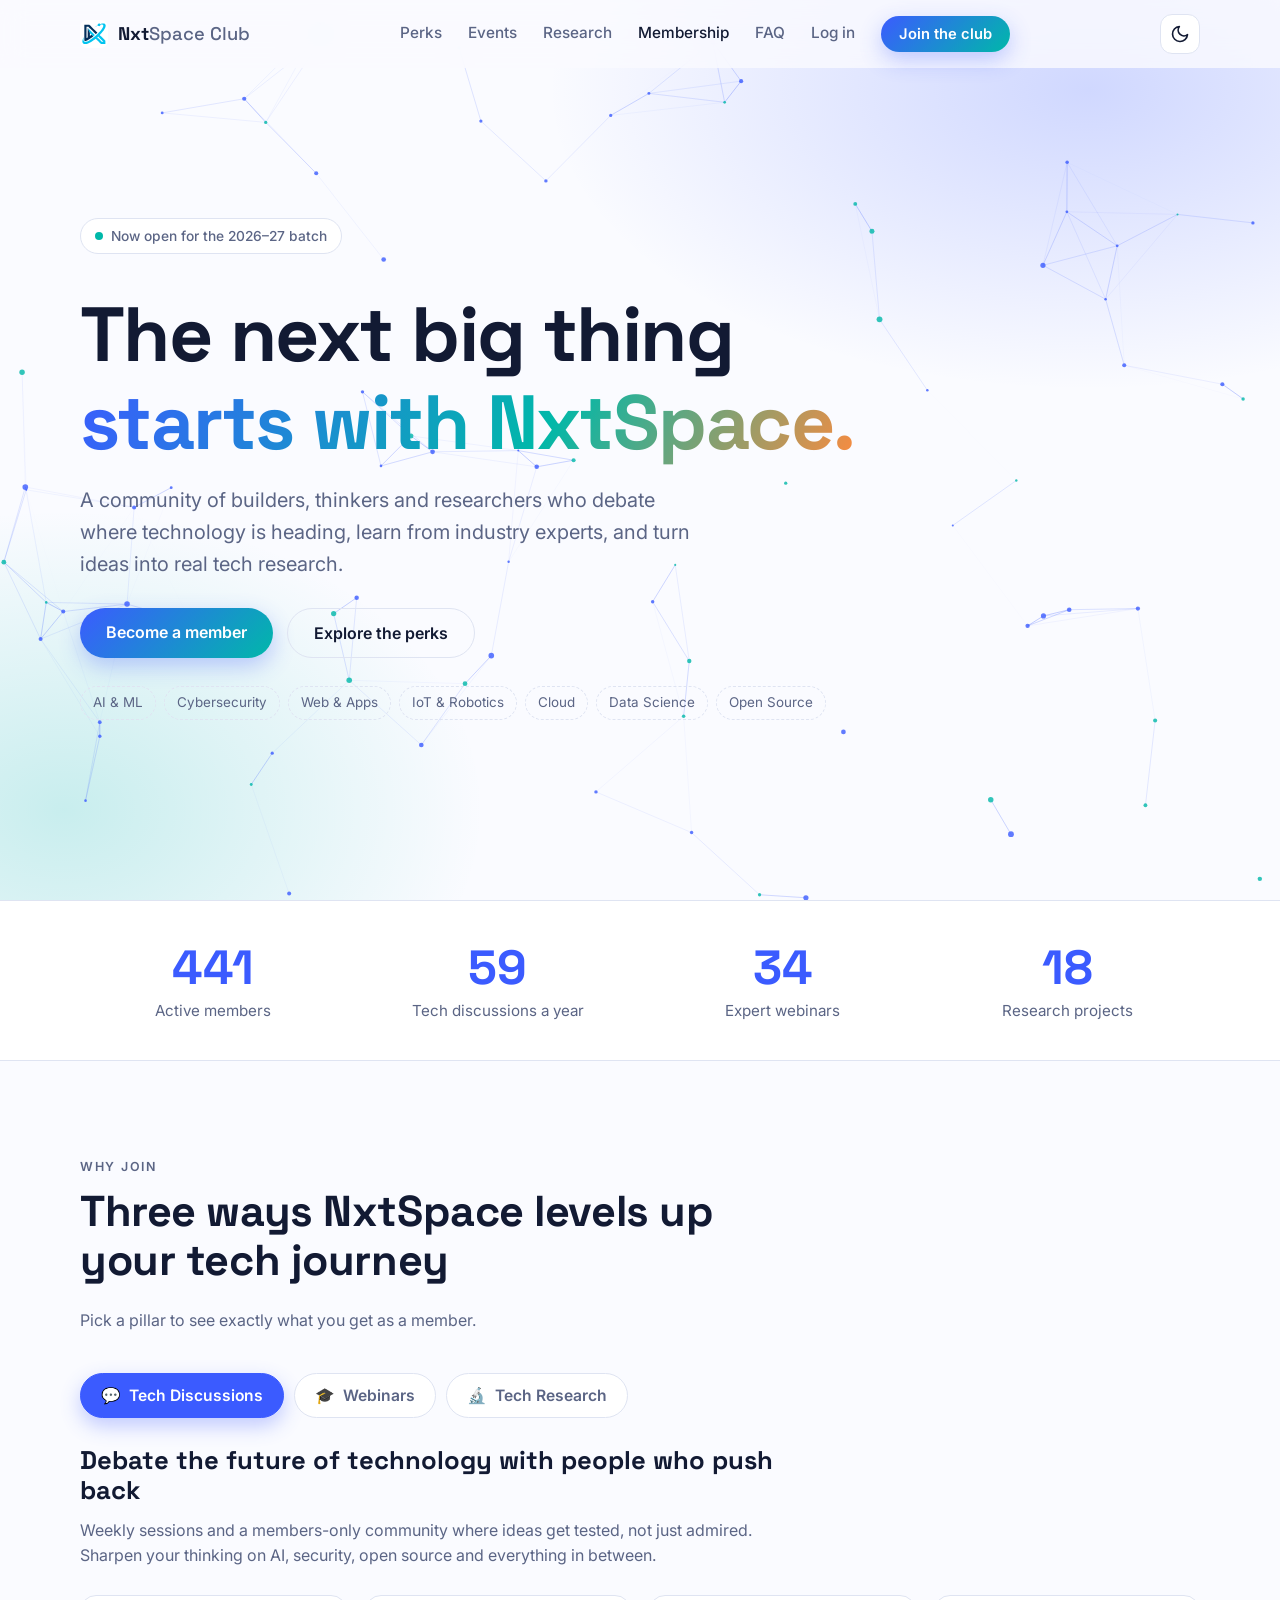
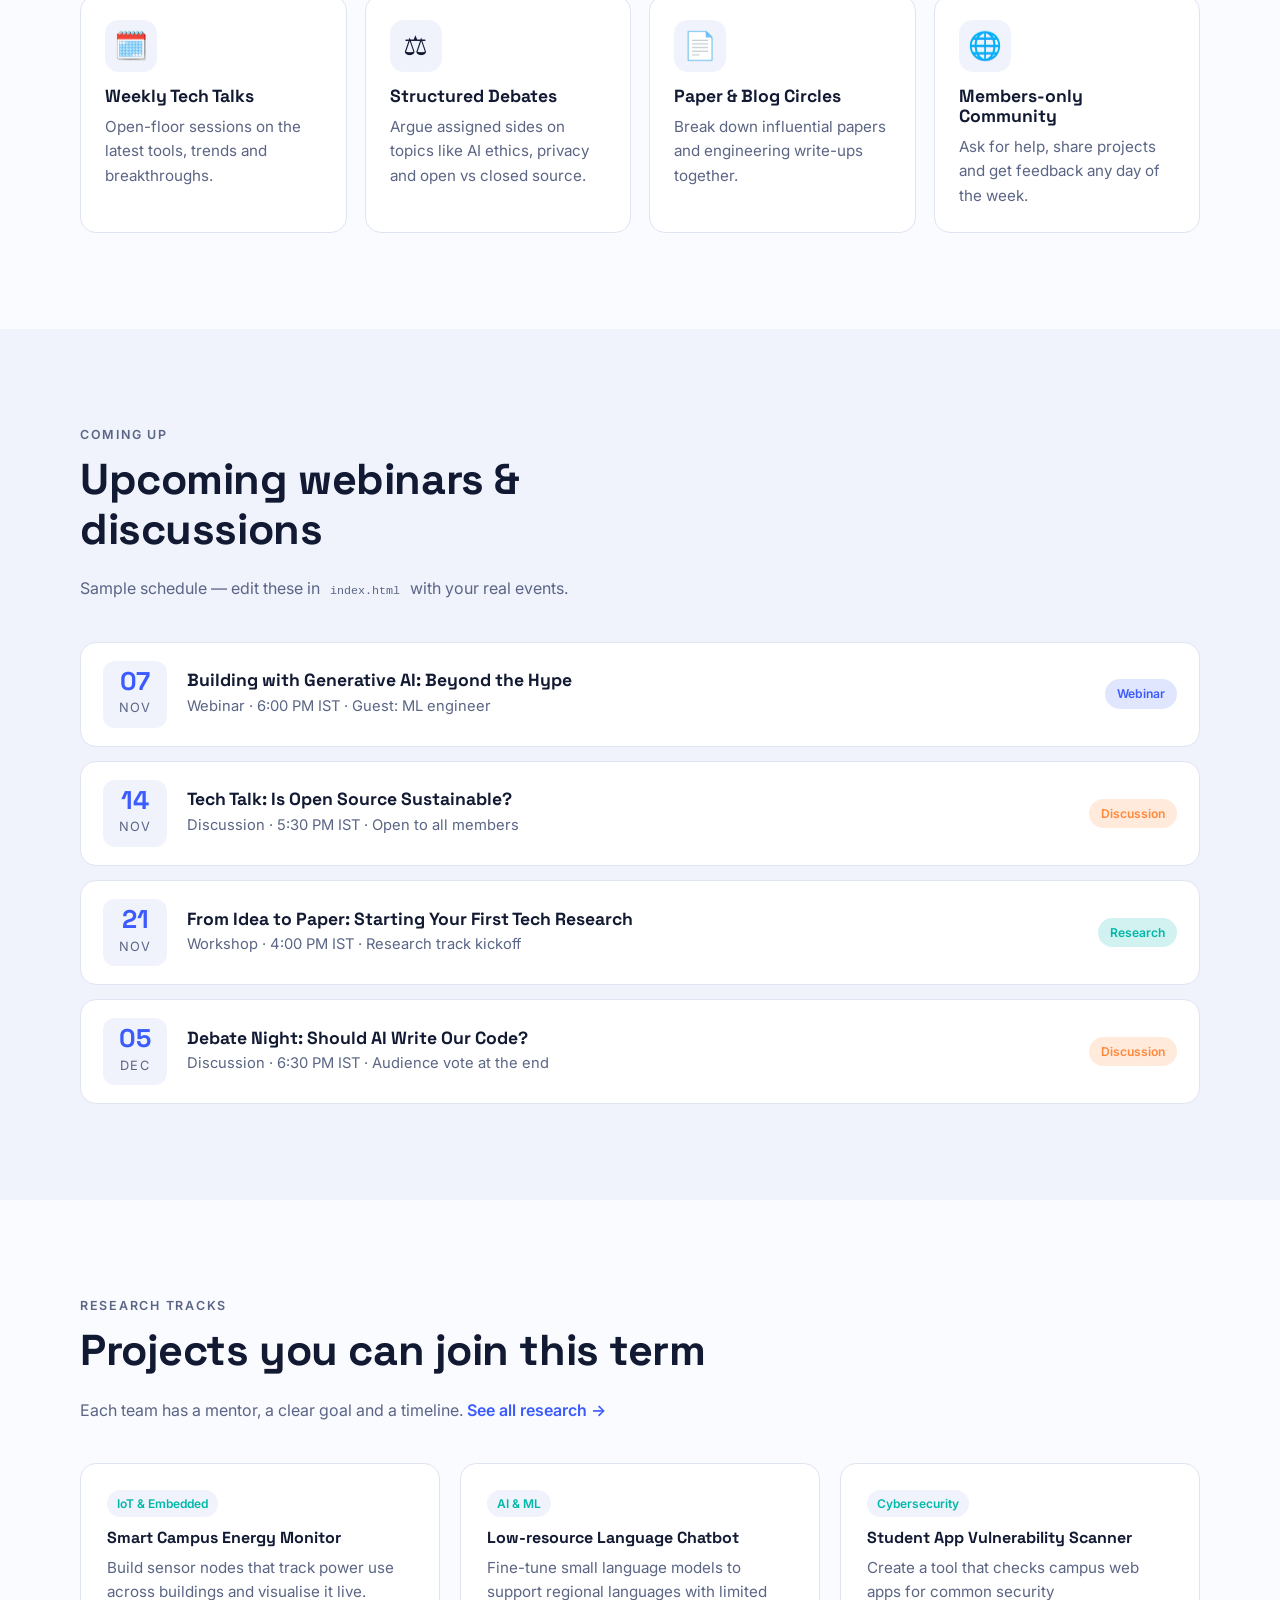
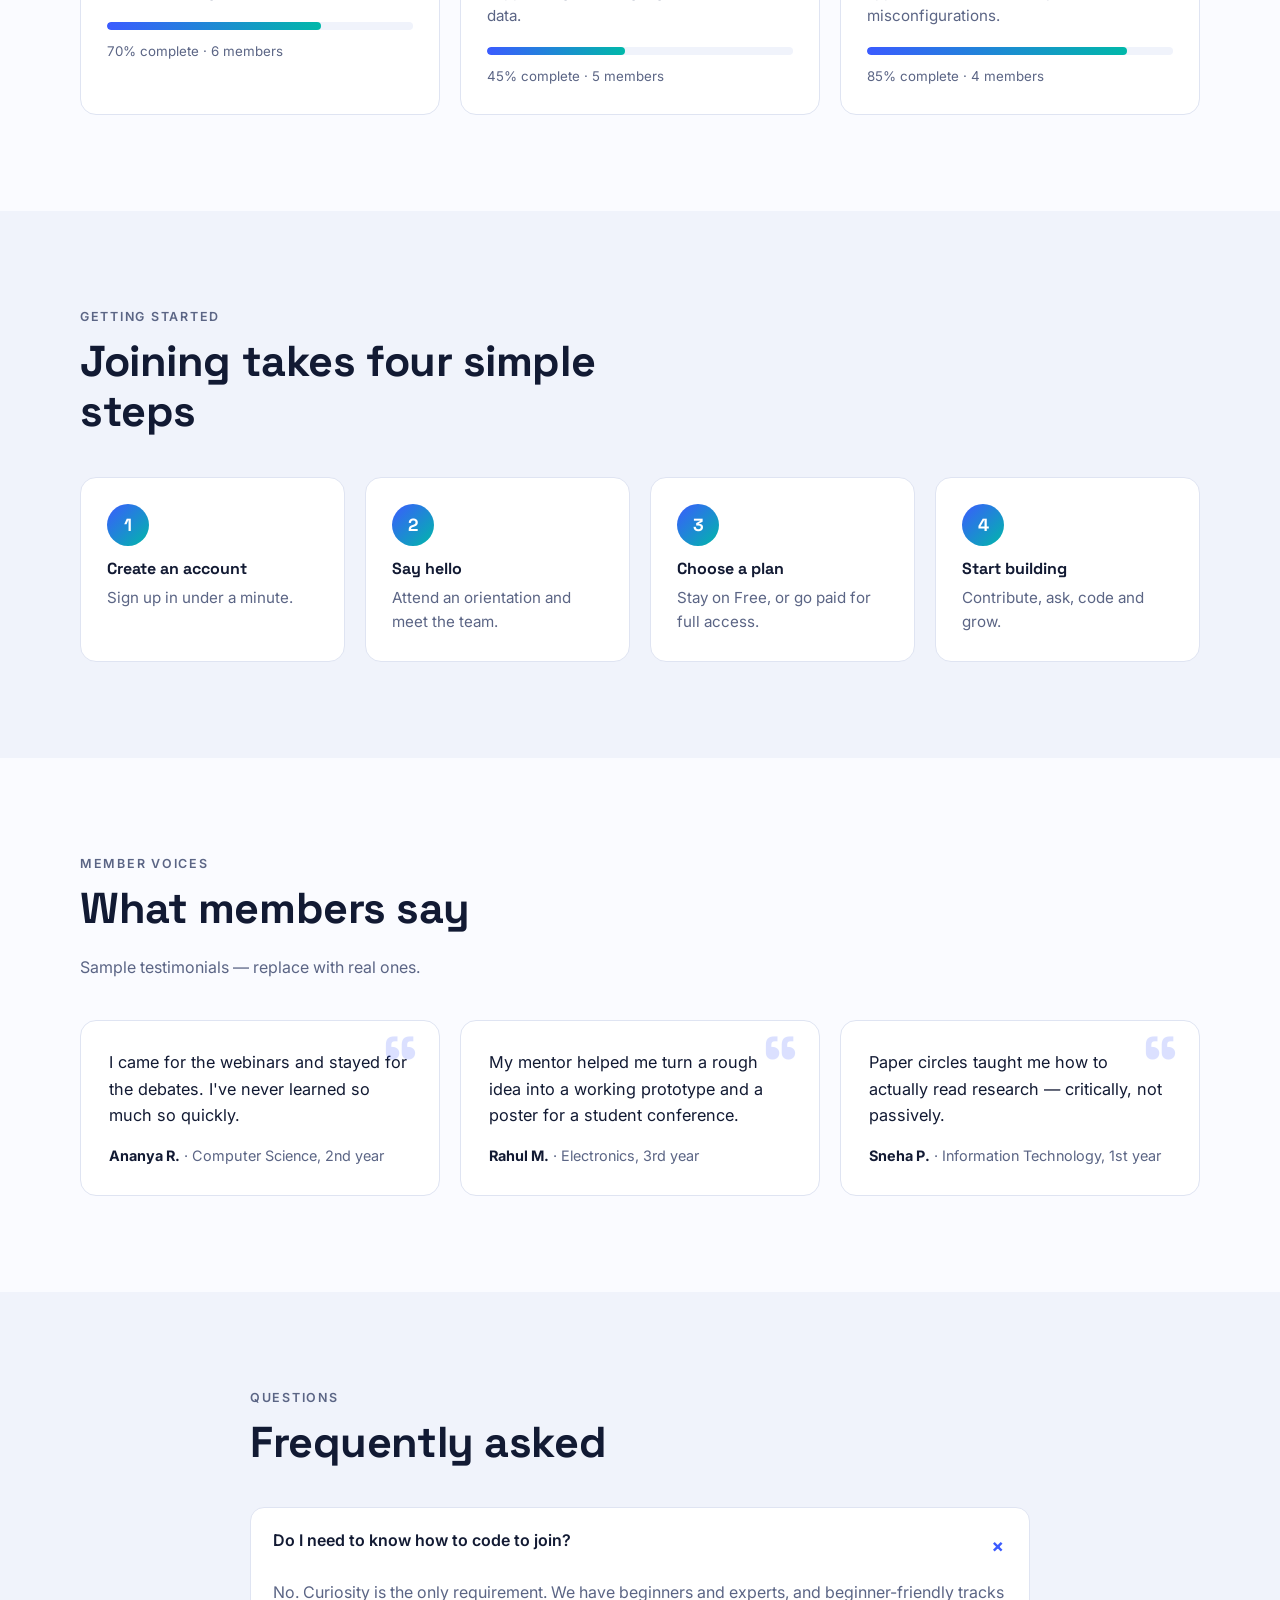
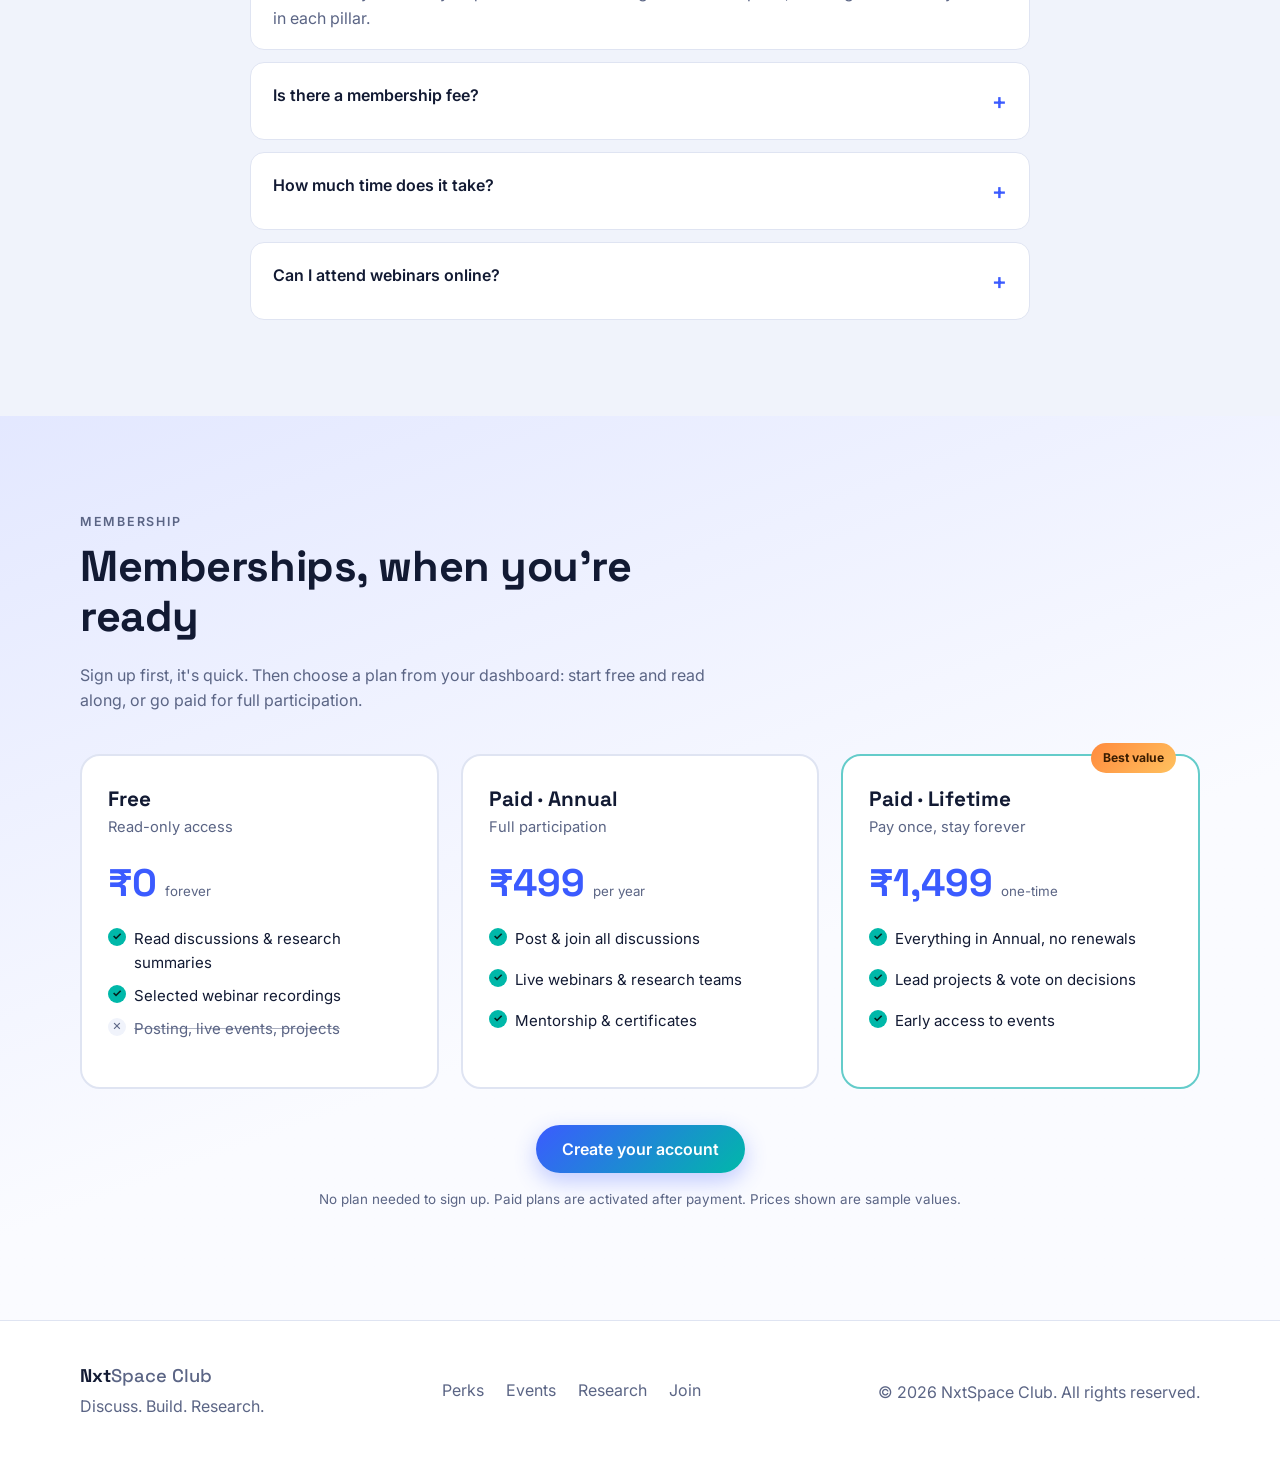
<file: index.html>
<!DOCTYPE html>
<html lang="en">
<head>
  <meta charset="UTF-8" />
  <meta name="viewport" content="width=device-width, initial-scale=1" />
  <title>NxtSpace Club — Discuss. Build. Research.</title>
  <meta name="description" content="Join NxtSpace Club for technology discussions, expert webinars and hands-on tech research." />
  <link rel="preconnect" href="https://fonts.googleapis.com" />
  <link rel="preconnect" href="https://fonts.gstatic.com" crossorigin />
  <link href="https://fonts.googleapis.com/css2?family=Inter:wght@400;500;600&family=Space+Grotesk:wght@500;600;700&display=swap" rel="stylesheet" />
  <link rel="stylesheet" href="style.css" />
  <link rel="icon" href="/favicon.svg" type="image/svg+xml">
</head>
<body>

  <!-- NAV -->
  <header class="nav" id="nav">
    <div class="container nav-inner">
      <a href="#home" class="logo" aria-label="NxtSpace Club home">
        <span class="logo-mark">
<img src="logo.svg" alt="<>" width="28" height="28">
        </span>
        <span class="logo-text">Nxt<span>Space Club</span></span>
      </a>
      <nav class="nav-links" id="navLinks" aria-label="Main">
        <a href="#perks">Perks</a>
        <a href="#webinars">Events</a>
        <a href="research.html">Research</a>
        <a href="#join">Membership</a>
        <a href="#faq">FAQ</a>
        <a href="account.html#/login">Log in</a>
        <a href="account.html#/register" class="btn btn-small">Join the club</a>
      </nav>
      <div class="nav-actions">
        <button class="icon-btn" id="themeToggle" aria-label="Toggle light/dark theme">
          <svg viewBox="0 0 24 24" width="20" height="20" fill="none" stroke="currentColor" stroke-width="2" stroke-linecap="round" stroke-linejoin="round"><path d="M21 12.8A9 9 0 1 1 11.2 3a7 7 0 0 0 9.8 9.8z"/></svg>
        </button>
        <button class="icon-btn menu-btn" id="menuBtn" aria-label="Open menu" aria-expanded="false" aria-controls="navLinks">
          <span></span><span></span><span></span>
        </button>
      </div>
    </div>
  </header>

  <main id="home">

    <!-- HERO -->
    <section class="hero">
      <canvas id="network" aria-hidden="true"></canvas>
      <div class="container hero-inner">
        <p class="eyebrow reveal"><span class="dot"></span> Now open for the 2026–27 batch</p>
        <h1 class="reveal">The next big thing<br /><span class="grad">starts with NxtSpace.</span></h1>
        <p class="lead reveal">A community of builders, thinkers and researchers who debate where technology is heading, learn from industry experts, and turn ideas into real tech research.</p>
        <div class="hero-cta reveal">
          <a href="account.html#/register" class="btn">Become a member</a>
          <a href="#perks" class="btn btn-ghost">Explore the perks</a>
        </div>
        <ul class="hero-tags reveal" aria-label="Areas we cover">
          <li>AI &amp; ML</li><li>Cybersecurity</li><li>Web &amp; Apps</li><li>IoT &amp; Robotics</li><li>Cloud</li><li>Data Science</li><li>Open Source</li>
        </ul>
      </div>
    </section>

    <!-- STATS -->
    <section class="stats">
      <div class="container stats-grid">
        <div class="stat reveal"><strong data-count="450" data-suffix="+">0</strong><span>Active members</span></div>
        <div class="stat reveal"><strong data-count="60" data-suffix="+">0</strong><span>Tech discussions a year</span></div>
        <div class="stat reveal"><strong data-count="35" data-suffix="">0</strong><span>Expert webinars</span></div>
        <div class="stat reveal"><strong data-count="18" data-suffix="">0</strong><span>Research projects</span></div>
      </div>
    </section>

    <!-- PERKS -->
    <section class="section" id="perks">
      <div class="container">
        <div class="section-head reveal">
          <p class="kicker">Why join</p>
          <h2>Three ways NxtSpace levels up your tech journey</h2>
          <p>Pick a pillar to see exactly what you get as a member.</p>
        </div>

        <div class="tabs reveal" role="tablist" aria-label="Member perks">
          <button class="tab active" role="tab" aria-selected="true" aria-controls="panel-discuss" id="tab-discuss" data-tab="discuss">
            <span class="tab-ico">💬</span> Tech Discussions
          </button>
          <button class="tab" role="tab" aria-selected="false" aria-controls="panel-webinar" id="tab-webinar" data-tab="webinar" tabindex="-1">
            <span class="tab-ico">🎓</span> Webinars
          </button>
          <button class="tab" role="tab" aria-selected="false" aria-controls="panel-research" id="tab-research" data-tab="research" tabindex="-1">
            <span class="tab-ico">🔬</span> Tech Research
          </button>
        </div>

        <div class="panels">
          <!-- Discussions -->
          <div class="panel active" id="panel-discuss" role="tabpanel" aria-labelledby="tab-discuss">
            <div class="panel-intro">
              <h3>Debate the future of technology with people who push back</h3>
              <p>Weekly sessions and a members-only community where ideas get tested, not just admired. Sharpen your thinking on AI, security, open source and everything in between.</p>
            </div>
            <div class="cards">
              <article class="card">
                <div class="card-ico">🗓️</div>
                <h4>Weekly Tech Talks</h4>
                <p>Open-floor sessions on the latest tools, trends and breakthroughs.</p>
              </article>
              <article class="card">
                <div class="card-ico">⚖️</div>
                <h4>Structured Debates</h4>
                <p>Argue assigned sides on topics like AI ethics, privacy and open vs closed source.</p>
              </article>
              <article class="card">
                <div class="card-ico">📄</div>
                <h4>Paper &amp; Blog Circles</h4>
                <p>Break down influential papers and engineering write-ups together.</p>
              </article>
              <article class="card">
                <div class="card-ico">🌐</div>
                <h4>Members-only Community</h4>
                <p>Ask for help, share projects and get feedback any day of the week.</p>
              </article>
            </div>
          </div>

          <!-- Webinars -->
          <div class="panel" id="panel-webinar" role="tabpanel" aria-labelledby="tab-webinar" hidden>
            <div class="panel-intro">
              <h3>Learn directly from people building real technology</h3>
              <p>Live, interactive webinars with engineers, founders and researchers — with time reserved for your questions, and recordings if you miss one.</p>
            </div>
            <div class="cards">
              <article class="card">
                <div class="card-ico">🎙️</div>
                <h4>Industry Expert Talks</h4>
                <p>Monthly sessions with engineers, researchers and startup founders.</p>
              </article>
              <article class="card">
                <div class="card-ico">❓</div>
                <h4>Live Q&amp;A</h4>
                <p>Ask about careers, tech stacks and how things work in the real world.</p>
              </article>
              <article class="card">
                <div class="card-ico">📼</div>
                <h4>Recording Library</h4>
                <p>Rewatch any past webinar with slides and resource lists attached.</p>
              </article>
              <article class="card">
                <div class="card-ico">📜</div>
                <h4>Participation Certificates</h4>
                <p>Earn certificates that strengthen your resume and applications.</p>
              </article>
            </div>
          </div>

          <!-- Research -->
          <div class="panel" id="panel-research" role="tabpanel" aria-labelledby="tab-research" hidden>
            <div class="panel-intro">
              <h3>Go from idea to prototype to publication</h3>
              <p>Join small project teams, learn the full research and build cycle, and get mentored by senior members and faculty advisors.</p>
            </div>
            <div class="cards">
              <article class="card">
                <div class="card-ico">🧪</div>
                <h4>Hands-on Projects</h4>
                <p>Real problems in AI, IoT, security and software — built and tested by teams.</p>
              </article>
              <article class="card">
                <div class="card-ico">🧭</div>
                <h4>1-on-1 Mentorship</h4>
                <p>Get paired with a mentor to guide your design, code and analysis.</p>
              </article>
              <article class="card">
                <div class="card-ico">🏆</div>
                <h4>Publish &amp; Compete</h4>
                <p>Support to write papers, enter hackathons and present at tech conferences.</p>
              </article>
              <article class="card">
                <div class="card-ico">🧰</div>
                <h4>Tools &amp; Resources</h4>
                <p>Guides for GitHub workflows, datasets, cloud labs, LaTeX and literature search.</p>
              </article>
            </div>
          </div>
        </div>
      </div>
    </section>

    <!-- EVENTS -->
    <section class="section alt" id="webinars">
      <div class="container">
        <div class="section-head reveal">
          <p class="kicker">Coming up</p>
          <h2>Upcoming webinars &amp; discussions</h2>
          <p>Sample schedule — edit these in <code>index.html</code> with your real events.</p>
        </div>
        <ul class="events">
          <li class="event reveal">
            <div class="date"><b>07</b><span>Nov</span></div>
            <div class="event-body">
              <h4>Building with Generative AI: Beyond the Hype</h4>
              <p>Webinar · 6:00 PM IST · Guest: ML engineer</p>
            </div>
            <span class="badge b-webinar">Webinar</span>
          </li>
          <li class="event reveal">
            <div class="date"><b>14</b><span>Nov</span></div>
            <div class="event-body">
              <h4>Tech Talk: Is Open Source Sustainable?</h4>
              <p>Discussion · 5:30 PM IST · Open to all members</p>
            </div>
            <span class="badge b-discuss">Discussion</span>
          </li>
          <li class="event reveal">
            <div class="date"><b>21</b><span>Nov</span></div>
            <div class="event-body">
              <h4>From Idea to Paper: Starting Your First Tech Research</h4>
              <p>Workshop · 4:00 PM IST · Research track kickoff</p>
            </div>
            <span class="badge b-research">Research</span>
          </li>
          <li class="event reveal">
            <div class="date"><b>05</b><span>Dec</span></div>
            <div class="event-body">
              <h4>Debate Night: Should AI Write Our Code?</h4>
              <p>Discussion · 6:30 PM IST · Audience vote at the end</p>
            </div>
            <span class="badge b-discuss">Discussion</span>
          </li>
        </ul>
      </div>
    </section>

    <!-- RESEARCH -->
    <section class="section" id="research">
      <div class="container">
        <div class="section-head reveal">
          <p class="kicker">Research tracks</p>
          <h2>Projects you can join this term</h2>
          <p>Each team has a mentor, a clear goal and a timeline. <a class="text-link" href="research.html">See all research →</a></p>
        </div>
        <div class="projects">
          <article class="project reveal">
            <span class="chip">IoT &amp; Embedded</span>
            <h4>Smart Campus Energy Monitor</h4>
            <p>Build sensor nodes that track power use across buildings and visualise it live.</p>
            <div class="progress" aria-label="Project progress 70%"><i style="--w:70%"></i></div>
            <small>70% complete · 6 members</small>
          </article>
          <article class="project reveal">
            <span class="chip">AI &amp; ML</span>
            <h4>Low-resource Language Chatbot</h4>
            <p>Fine-tune small language models to support regional languages with limited data.</p>
            <div class="progress" aria-label="Project progress 45%"><i style="--w:45%"></i></div>
            <small>45% complete · 5 members</small>
          </article>
          <article class="project reveal">
            <span class="chip">Cybersecurity</span>
            <h4>Student App Vulnerability Scanner</h4>
            <p>Create a tool that checks campus web apps for common security misconfigurations.</p>
            <div class="progress" aria-label="Project progress 85%"><i style="--w:85%"></i></div>
            <small>85% complete · 4 members</small>
          </article>
        </div>
      </div>
    </section>

    <!-- HOW -->
    <section class="section alt" id="how">
      <div class="container">
        <div class="section-head reveal">
          <p class="kicker">Getting started</p>
          <h2>Joining takes four simple steps</h2>
        </div>
        <ol class="steps">
          <li class="step reveal"><span>1</span><h4>Create an account</h4><p>Sign up in under a minute.</p></li>
          <li class="step reveal"><span>2</span><h4>Say hello</h4><p>Attend an orientation and meet the team.</p></li>
          <li class="step reveal"><span>3</span><h4>Choose a plan</h4><p>Stay on Free, or go paid for full access.</p></li>
          <li class="step reveal"><span>4</span><h4>Start building</h4><p>Contribute, ask, code and grow.</p></li>
        </ol>
      </div>
    </section>

    <!-- VOICES -->
    <section class="section">
      <div class="container">
        <div class="section-head reveal">
          <p class="kicker">Member voices</p>
          <h2>What members say</h2>
          <p>Sample testimonials — replace with real ones.</p>
        </div>
        <div class="quotes">
          <figure class="quote reveal">
            <blockquote>I came for the webinars and stayed for the debates. I've never learned so much so quickly.</blockquote>
            <figcaption><b>Ananya R.</b> · Computer Science, 2nd year</figcaption>
          </figure>
          <figure class="quote reveal">
            <blockquote>My mentor helped me turn a rough idea into a working prototype and a poster for a student conference.</blockquote>
            <figcaption><b>Rahul M.</b> · Electronics, 3rd year</figcaption>
          </figure>
          <figure class="quote reveal">
            <blockquote>Paper circles taught me how to actually read research — critically, not passively.</blockquote>
            <figcaption><b>Sneha P.</b> · Information Technology, 1st year</figcaption>
          </figure>
        </div>
      </div>
    </section>

    <!-- FAQ -->
    <section class="section alt" id="faq">
      <div class="container narrow">
        <div class="section-head reveal">
          <p class="kicker">Questions</p>
          <h2>Frequently asked</h2>
        </div>
        <div class="faq">
          <details class="reveal" open>
            <summary>Do I need to know how to code to join?</summary>
            <p>No. Curiosity is the only requirement. We have beginners and experts, and beginner-friendly tracks in each pillar.</p>
          </details>
          <details class="reveal">
            <summary>Is there a membership fee?</summary>
            <p>Creating an account is free. After you sign up you can stay on the free read-only membership, or choose a paid Annual or Lifetime plan from your dashboard — <a class="text-link" href="#join">see what each includes</a>.</p>
          </details>
          <details class="reveal">
            <summary>How much time does it take?</summary>
            <p>Most members spend 2–4 hours a week. Research tracks need a bit more; discussions and webinars are drop-in.</p>
          </details>
          <details class="reveal">
            <summary>Can I attend webinars online?</summary>
            <p>Yes. All webinars are live online with recordings available afterwards for members.</p>
          </details>
        </div>
      </div>
    </section>

    <!-- MEMBERSHIP -->
    <section class="section join" id="join">
      <div class="container">
        <div class="section-head reveal">
          <p class="kicker">Membership</p>
          <h2>Memberships, when you're ready</h2>
          <p>Sign up first, it's quick. Then choose a plan from your dashboard: start free and read along, or go paid for full participation.</p>
        </div>
        <div class="plans plans-mini">
          <article class="plan reveal">
            <span class="plan-name">Free</span>
            <span class="plan-sub">Read-only access</span>
            <span class="price"><b>₹0</b><small>forever</small></span>
            <ul>
              <li>Read discussions &amp; research summaries</li>
              <li>Selected webinar recordings</li>
              <li class="no">Posting, live events, projects</li>
            </ul>
          </article>
          <article class="plan reveal">
            <span class="plan-name">Paid · Annual</span>
            <span class="plan-sub">Full participation</span>
            <span class="price"><b>₹499</b><small>per year</small></span>
            <ul>
              <li>Post &amp; join all discussions</li>
              <li>Live webinars &amp; research teams</li>
              <li>Mentorship &amp; certificates</li>
            </ul>
          </article>
          <article class="plan featured reveal">
            <span class="plan-tag">Best value</span>
            <span class="plan-name">Paid · Lifetime</span>
            <span class="plan-sub">Pay once, stay forever</span>
            <span class="price"><b>₹1,499</b><small>one-time</small></span>
            <ul>
              <li>Everything in Annual, no renewals</li>
              <li>Lead projects &amp; vote on decisions</li>
              <li>Early access to events</li>
            </ul>
          </article>
        </div>
        <div class="join-cta reveal">
          <a href="account.html#/register" class="btn">Create your account</a>
          <p class="price-note">No plan needed to sign up. Paid plans are activated after payment. Prices shown are sample values.</p>
        </div>
      </div>
    </section>
  </main>

  <footer class="footer">
    <div class="container footer-inner">
      <div>
        <a href="#home" class="logo"><span class="logo-text">Nxt<span>Space Club</span></span></a>
        <p class="muted">Discuss. Build. Research.</p>
      </div>
      <div class="foot-links">
        <a href="#perks">Perks</a>
        <a href="#webinars">Events</a>
        <a href="research.html">Research</a>
        <a href="account.html#/register">Join</a>
      </div>
      <p class="muted">© <span id="year"></span> NxtSpace Club. All rights reserved.</p>
    </div>
  </footer>

  <button class="to-top" id="toTop" aria-label="Back to top">↑</button>

  <script src="script.js"></script>
</body>
</html>
</file>
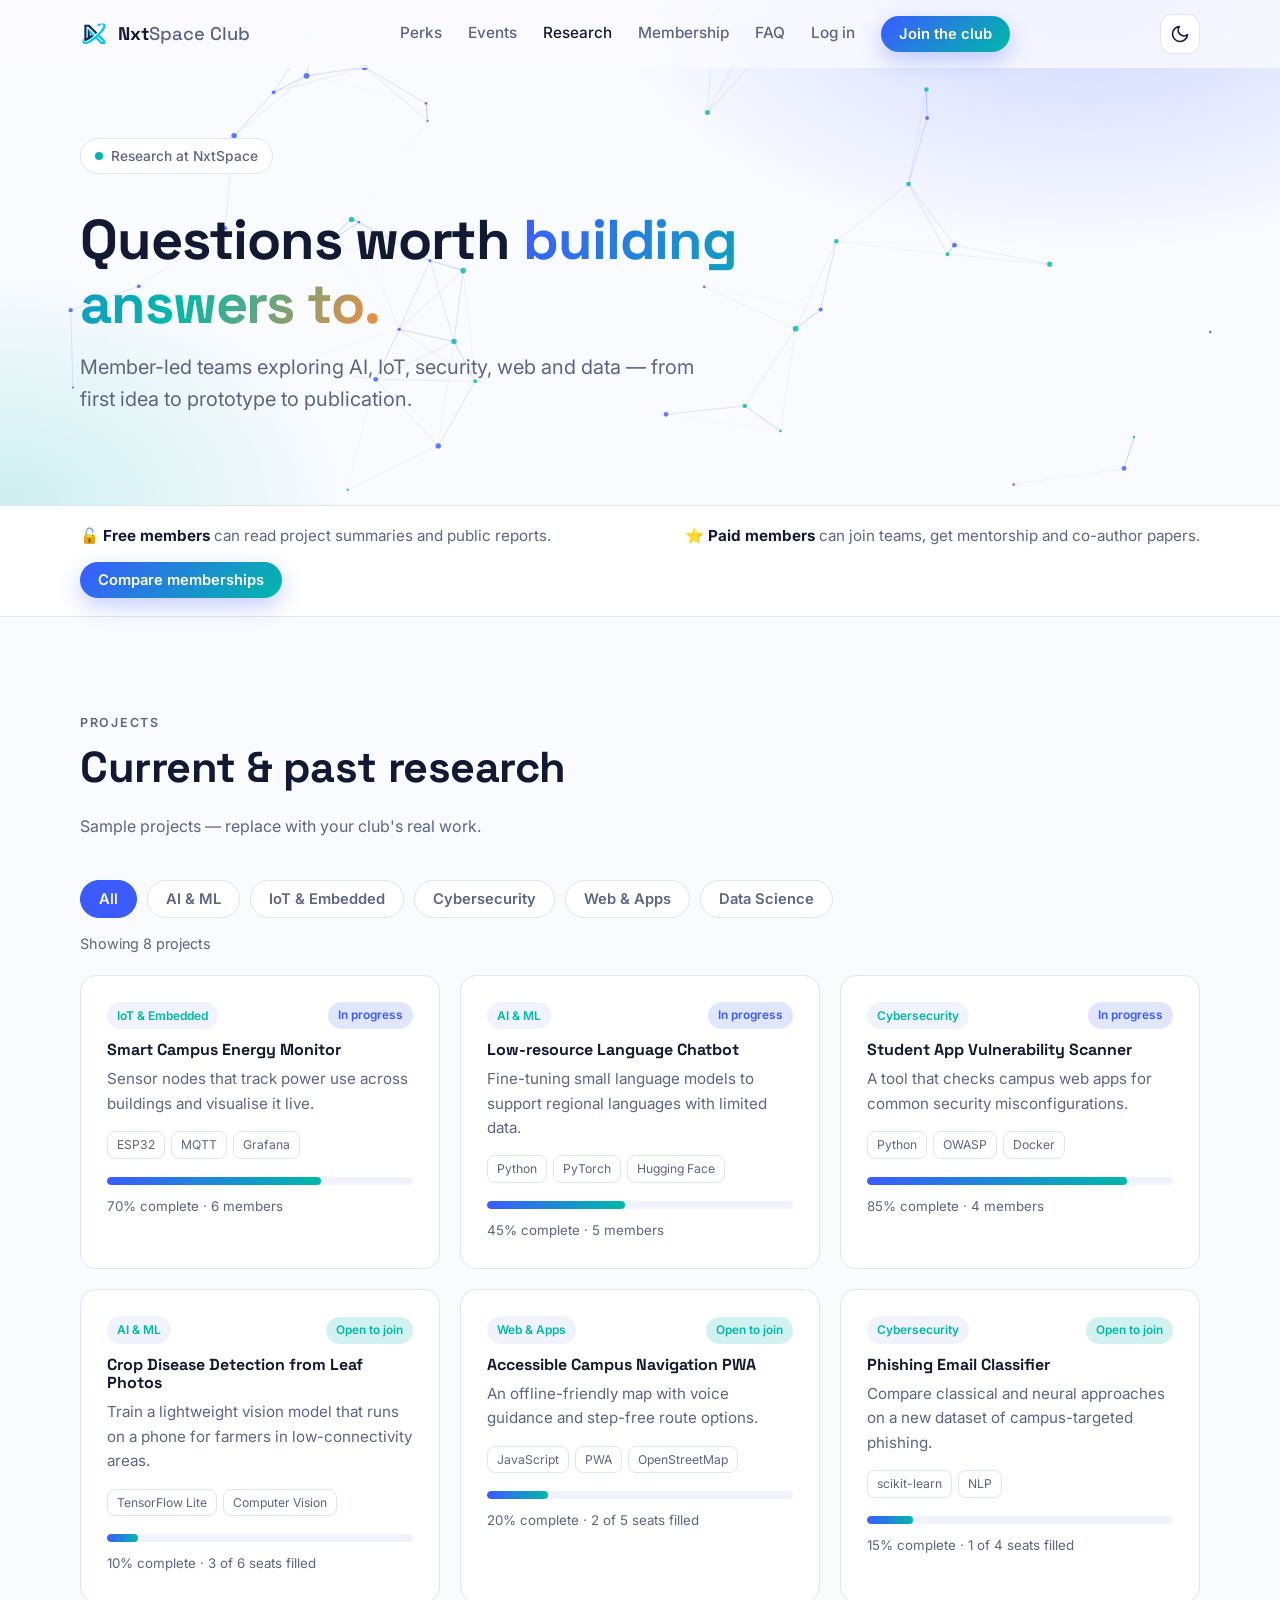
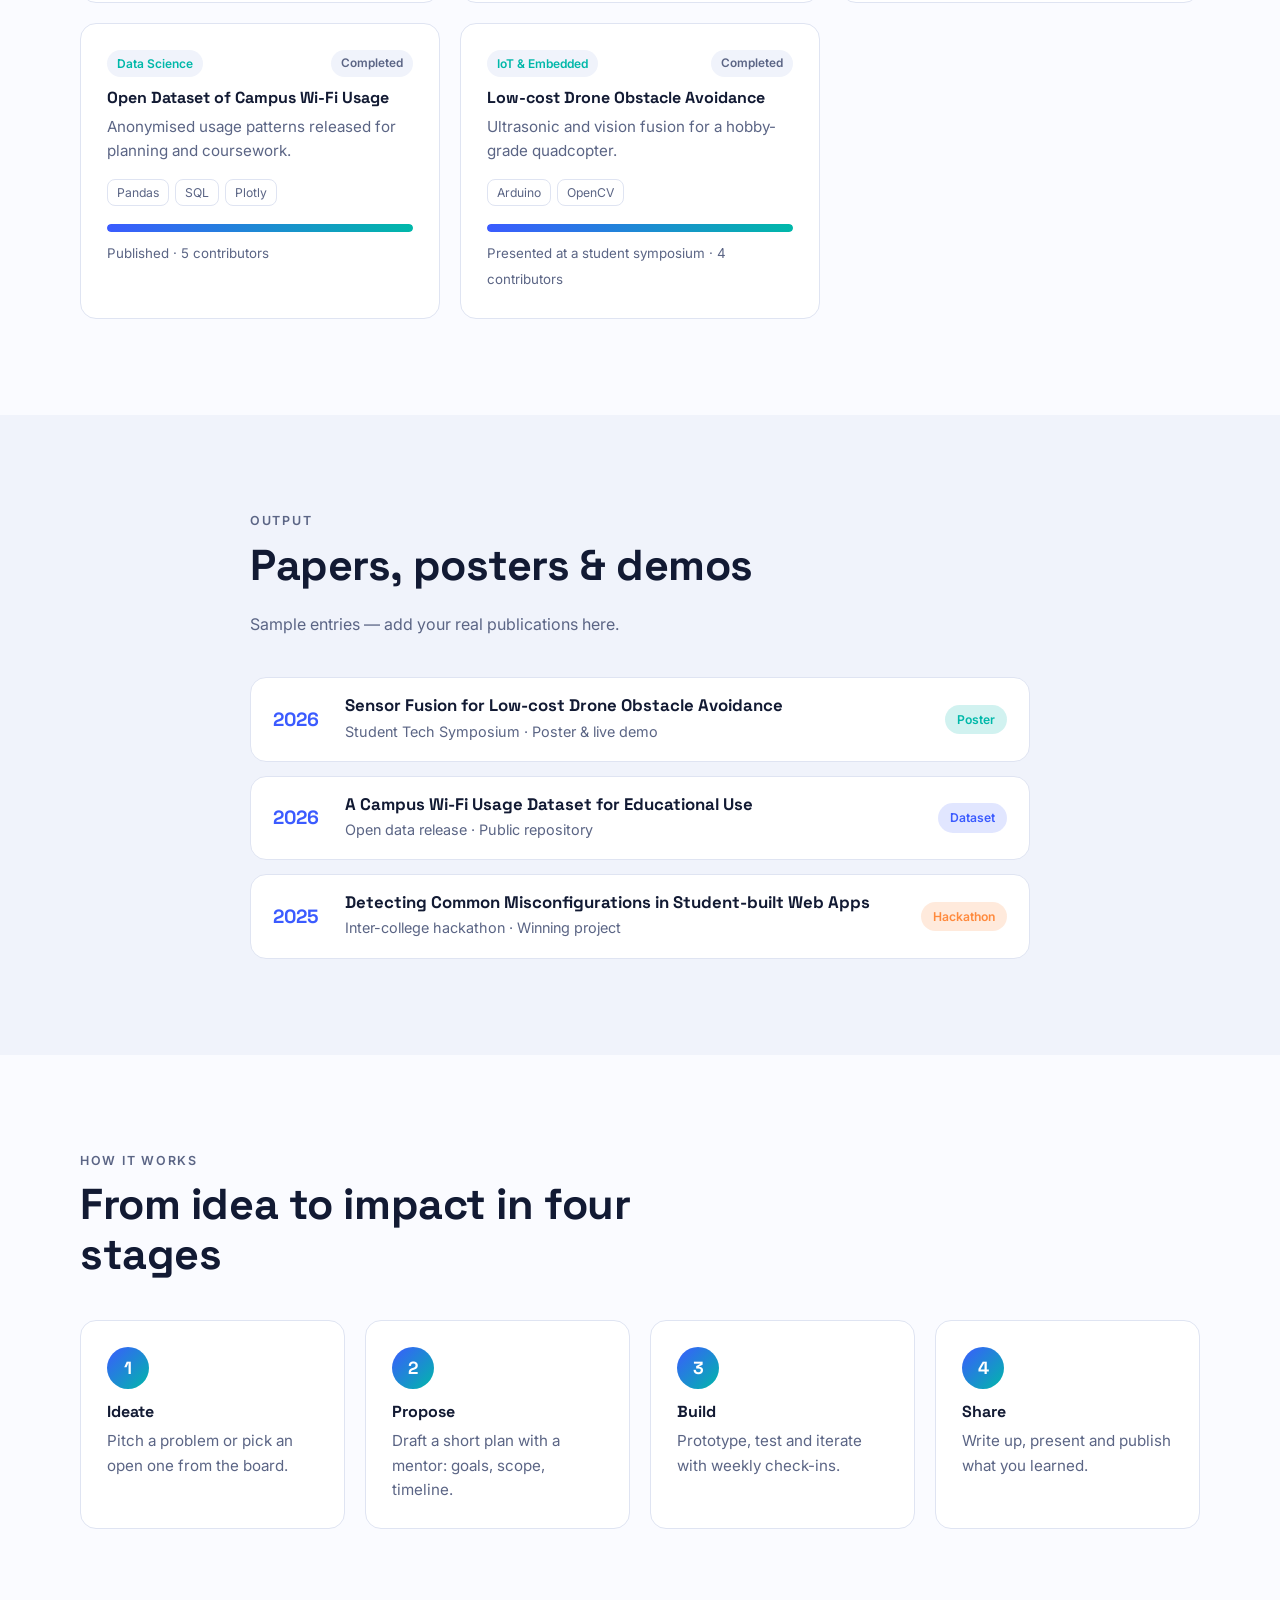
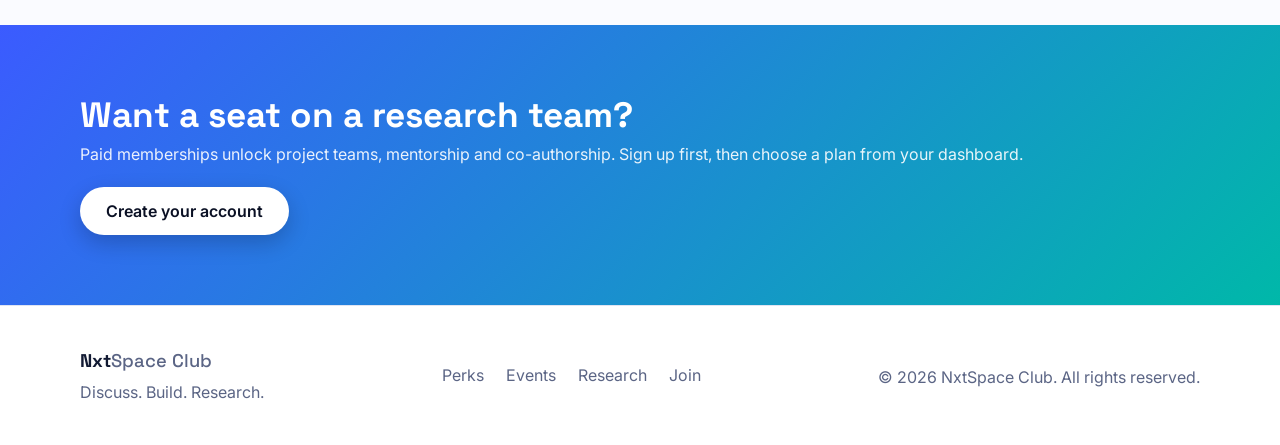
<file: research.html>
<!DOCTYPE html>
<html lang="en">
<head>
  <meta charset="UTF-8" />
  <meta name="viewport" content="width=device-width, initial-scale=1" />
  <title>Research — NxtSpace Club</title>
  <meta name="description" content="Explore NxtSpace Club's research projects in AI, IoT, cybersecurity, web and data science." />
  <link rel="preconnect" href="https://fonts.googleapis.com" />
  <link rel="preconnect" href="https://fonts.gstatic.com" crossorigin />
  <link href="https://fonts.googleapis.com/css2?family=Inter:wght@400;500;600&family=Space+Grotesk:wght@500;600;700&display=swap" rel="stylesheet" />
  <link rel="stylesheet" href="style.css" />
  <link rel="icon" href="/favicon.svg" type="image/svg+xml">

</head>
<body>

  <header class="nav" id="nav">
    <div class="container nav-inner">
      <a href="index.html" class="logo" aria-label="NxtSpace Club home">
        <span class="logo-mark">
          <img src="logo.svg" alt="<>" width="28" height="28">
        </span>
        <span class="logo-text">Nxt<span>Space Club</span></span>
      </a>
      <nav class="nav-links" id="navLinks" aria-label="Main">
        <a href="index.html#perks">Perks</a>
        <a href="index.html#webinars">Events</a>
        <a href="research.html" class="active" aria-current="page">Research</a>
        <a href="index.html#join">Membership</a>
        <a href="index.html#faq">FAQ</a>
        <a href="account.html#/login">Log in</a>
        <a href="account.html#/register" class="btn btn-small">Join the club</a>
      </nav>
      <div class="nav-actions">
        <button class="icon-btn" id="themeToggle" aria-label="Toggle light/dark theme">
          <svg viewBox="0 0 24 24" width="20" height="20" fill="none" stroke="currentColor" stroke-width="2" stroke-linecap="round" stroke-linejoin="round"><path d="M21 12.8A9 9 0 1 1 11.2 3a7 7 0 0 0 9.8 9.8z"/></svg>
        </button>
        <button class="icon-btn menu-btn" id="menuBtn" aria-label="Open menu" aria-expanded="false" aria-controls="navLinks">
          <span></span><span></span><span></span>
        </button>
      </div>
    </div>
  </header>

  <main>
    <!-- PAGE HERO -->
    <section class="page-hero">
      <canvas id="network" aria-hidden="true"></canvas>
      <div class="container page-hero-inner">
        <p class="eyebrow reveal"><span class="dot"></span> Research at NxtSpace</p>
        <h1 class="reveal">Questions worth <span class="grad">building answers to.</span></h1>
        <p class="lead reveal">Member-led teams exploring AI, IoT, security, web and data — from first idea to prototype to publication.</p>
      </div>
    </section>

    <!-- ACCESS NOTE -->
    <section class="access-note">
      <div class="container access-inner reveal">
        <div><b>🔓 Free members</b> can read project summaries and public reports.</div>
        <div><b>⭐ Paid members</b> can join teams, get mentorship and co-author papers.</div>
        <a href="index.html#join" class="btn btn-small">Compare memberships</a>
      </div>
    </section>

    <!-- PROJECTS -->
    <section class="section" id="projects">
      <div class="container">
        <div class="section-head reveal">
          <p class="kicker">Projects</p>
          <h2>Current &amp; past research</h2>
          <p>Sample projects — replace with your club's real work.</p>
        </div>

        <div class="filters reveal" role="group" aria-label="Filter projects by area">
          <button class="filter active" data-filter="all" aria-pressed="true">All</button>
          <button class="filter" data-filter="ai" aria-pressed="false">AI &amp; ML</button>
          <button class="filter" data-filter="iot" aria-pressed="false">IoT &amp; Embedded</button>
          <button class="filter" data-filter="security" aria-pressed="false">Cybersecurity</button>
          <button class="filter" data-filter="web" aria-pressed="false">Web &amp; Apps</button>
          <button class="filter" data-filter="data" aria-pressed="false">Data Science</button>
        </div>
        <p class="result-count" id="resultCount" role="status" aria-live="polite"></p>

        <div class="projects" id="projectGrid">
          <article class="project reveal" data-cat="iot">
            <div class="project-top"><span class="chip">IoT &amp; Embedded</span><span class="status s-progress">In progress</span></div>
            <h4>Smart Campus Energy Monitor</h4>
            <p>Sensor nodes that track power use across buildings and visualise it live.</p>
            <div class="stack"><i>ESP32</i><i>MQTT</i><i>Grafana</i></div>
            <div class="progress" aria-label="Progress 70%"><i style="--w:70%"></i></div>
            <small>70% complete · 6 members</small>
          </article>

          <article class="project reveal" data-cat="ai">
            <div class="project-top"><span class="chip">AI &amp; ML</span><span class="status s-progress">In progress</span></div>
            <h4>Low-resource Language Chatbot</h4>
            <p>Fine-tuning small language models to support regional languages with limited data.</p>
            <div class="stack"><i>Python</i><i>PyTorch</i><i>Hugging Face</i></div>
            <div class="progress" aria-label="Progress 45%"><i style="--w:45%"></i></div>
            <small>45% complete · 5 members</small>
          </article>

          <article class="project reveal" data-cat="security">
            <div class="project-top"><span class="chip">Cybersecurity</span><span class="status s-progress">In progress</span></div>
            <h4>Student App Vulnerability Scanner</h4>
            <p>A tool that checks campus web apps for common security misconfigurations.</p>
            <div class="stack"><i>Python</i><i>OWASP</i><i>Docker</i></div>
            <div class="progress" aria-label="Progress 85%"><i style="--w:85%"></i></div>
            <small>85% complete · 4 members</small>
          </article>

          <article class="project reveal" data-cat="ai">
            <div class="project-top"><span class="chip">AI &amp; ML</span><span class="status s-open">Open to join</span></div>
            <h4>Crop Disease Detection from Leaf Photos</h4>
            <p>Train a lightweight vision model that runs on a phone for farmers in low-connectivity areas.</p>
            <div class="stack"><i>TensorFlow Lite</i><i>Computer Vision</i></div>
            <div class="progress" aria-label="Progress 10%"><i style="--w:10%"></i></div>
            <small>10% complete · 3 of 6 seats filled</small>
          </article>

          <article class="project reveal" data-cat="web">
            <div class="project-top"><span class="chip">Web &amp; Apps</span><span class="status s-open">Open to join</span></div>
            <h4>Accessible Campus Navigation PWA</h4>
            <p>An offline-friendly map with voice guidance and step-free route options.</p>
            <div class="stack"><i>JavaScript</i><i>PWA</i><i>OpenStreetMap</i></div>
            <div class="progress" aria-label="Progress 20%"><i style="--w:20%"></i></div>
            <small>20% complete · 2 of 5 seats filled</small>
          </article>

          <article class="project reveal" data-cat="security">
            <div class="project-top"><span class="chip">Cybersecurity</span><span class="status s-open">Open to join</span></div>
            <h4>Phishing Email Classifier</h4>
            <p>Compare classical and neural approaches on a new dataset of campus-targeted phishing.</p>
            <div class="stack"><i>scikit-learn</i><i>NLP</i></div>
            <div class="progress" aria-label="Progress 15%"><i style="--w:15%"></i></div>
            <small>15% complete · 1 of 4 seats filled</small>
          </article>

          <article class="project reveal" data-cat="data">
            <div class="project-top"><span class="chip">Data Science</span><span class="status s-done">Completed</span></div>
            <h4>Open Dataset of Campus Wi-Fi Usage</h4>
            <p>Anonymised usage patterns released for planning and coursework.</p>
            <div class="stack"><i>Pandas</i><i>SQL</i><i>Plotly</i></div>
            <div class="progress" aria-label="Progress 100%"><i style="--w:100%"></i></div>
            <small>Published · 5 contributors</small>
          </article>

          <article class="project reveal" data-cat="iot">
            <div class="project-top"><span class="chip">IoT &amp; Embedded</span><span class="status s-done">Completed</span></div>
            <h4>Low-cost Drone Obstacle Avoidance</h4>
            <p>Ultrasonic and vision fusion for a hobby-grade quadcopter.</p>
            <div class="stack"><i>Arduino</i><i>OpenCV</i></div>
            <div class="progress" aria-label="Progress 100%"><i style="--w:100%"></i></div>
            <small>Presented at a student symposium · 4 contributors</small>
          </article>
        </div>
        <p class="empty" id="emptyMsg" hidden>No projects in this area yet — suggest one after you join!</p>
      </div>
    </section>

    <!-- PUBLICATIONS -->
    <section class="section alt" id="publications">
      <div class="container narrow">
        <div class="section-head reveal">
          <p class="kicker">Output</p>
          <h2>Papers, posters &amp; demos</h2>
          <p>Sample entries — add your real publications here.</p>
        </div>
        <ul class="pubs">
          <li class="pub reveal">
            <span class="pub-year">2026</span>
            <div>
              <h4>Sensor Fusion for Low-cost Drone Obstacle Avoidance</h4>
              <p>Student Tech Symposium · Poster &amp; live demo</p>
            </div>
            <span class="badge b-research">Poster</span>
          </li>
          <li class="pub reveal">
            <span class="pub-year">2026</span>
            <div>
              <h4>A Campus Wi-Fi Usage Dataset for Educational Use</h4>
              <p>Open data release · Public repository</p>
            </div>
            <span class="badge b-webinar">Dataset</span>
          </li>
          <li class="pub reveal">
            <span class="pub-year">2025</span>
            <div>
              <h4>Detecting Common Misconfigurations in Student-built Web Apps</h4>
              <p>Inter-college hackathon · Winning project</p>
            </div>
            <span class="badge b-discuss">Hackathon</span>
          </li>
        </ul>
      </div>
    </section>

    <!-- PROCESS -->
    <section class="section">
      <div class="container">
        <div class="section-head reveal">
          <p class="kicker">How it works</p>
          <h2>From idea to impact in four stages</h2>
        </div>
        <ol class="steps">
          <li class="step reveal"><span>1</span><h4>Ideate</h4><p>Pitch a problem or pick an open one from the board.</p></li>
          <li class="step reveal"><span>2</span><h4>Propose</h4><p>Draft a short plan with a mentor: goals, scope, timeline.</p></li>
          <li class="step reveal"><span>3</span><h4>Build</h4><p>Prototype, test and iterate with weekly check-ins.</p></li>
          <li class="step reveal"><span>4</span><h4>Share</h4><p>Write up, present and publish what you learned.</p></li>
        </ol>
      </div>
    </section>

    <!-- CTA -->
    <section class="cta-band">
      <div class="container cta-inner reveal">
        <div>
          <h2>Want a seat on a research team?</h2>
          <p>Paid memberships unlock project teams, mentorship and co-authorship. Sign up first, then choose a plan from your dashboard.</p>
        </div>
        <a href="account.html#/register" class="btn">Create your account</a>
      </div>
    </section>
  </main>

  <footer class="footer">
    <div class="container footer-inner">
      <div>
        <a href="index.html" class="logo"><span class="logo-text">Nxt<span>Space Club</span></span></a>
        <p class="muted">Discuss. Build. Research.</p>
      </div>
      <div class="foot-links">
        <a href="index.html#perks">Perks</a>
        <a href="index.html#webinars">Events</a>
        <a href="research.html">Research</a>
        <a href="account.html#/register">Join</a>
      </div>
      <p class="muted">© <span id="year"></span> NxtSpace Club. All rights reserved.</p>
    </div>
  </footer>

  <button class="to-top" id="toTop" aria-label="Back to top">↑</button>
  <script src="script.js"></script>
</body>
</html>
</file>
<file: style.css>
/* ---------- Tokens ---------- */
:root {
  --bg: #fafbff;
  --bg-alt: #f0f3fb;
  --surface: #ffffff;
  --text: #121a33;
  --muted: #5b6585;
  --border: #dfe4f2;
  --primary: #3b5bff;
  --primary-2: #00b8a9;
  --accent: #ff8a3d;
  --shadow: 0 10px 30px rgba(30, 50, 120, 0.08);
  --radius: 16px;
  --nav-h: 68px;
}
:root[data-theme="dark"] {
  --bg: #0a1024;
  --bg-alt: #0e1630;
  --surface: #141d3a;
  --text: #eaf0ff;
  --muted: #9aa6cc;
  --border: #243059;
  --primary: #6f8bff;
  --primary-2: #2fe0cf;
  --accent: #ffa05e;
  --shadow: 0 10px 30px rgba(0, 0, 0, 0.35);
}

/* ---------- Base ---------- */
*, *::before, *::after { box-sizing: border-box; }
html { scroll-behavior: smooth; scroll-padding-top: var(--nav-h); }
body {
  margin: 0;
  font-family: "Inter", system-ui, sans-serif;
  background: var(--bg);
  color: var(--text);
  line-height: 1.6;
  transition: background .3s, color .3s;
}
h1, h2, h3, h4 { font-family: "Space Grotesk", "Inter", sans-serif; line-height: 1.15; margin: 0 0 .5em; }
p { margin: 0 0 1em; }
a { color: inherit; text-decoration: none; }
code { background: var(--bg-alt); padding: 2px 6px; border-radius: 6px; font-size: .9em; }
.container { width: min(1120px, 92%); margin-inline: auto; }
.container.narrow { width: min(780px, 92%); }
.muted { color: var(--muted); }
:focus-visible { outline: 3px solid var(--primary); outline-offset: 3px; border-radius: 6px; }

/* ---------- Buttons ---------- */
.btn {
  display: inline-block; border: 0; cursor: pointer;
  background: linear-gradient(135deg, var(--primary), var(--primary-2));
  color: #fff; font: 600 1rem "Inter", sans-serif;
  padding: 14px 26px; border-radius: 999px;
  box-shadow: 0 8px 22px rgba(59, 91, 255, .3);
  transition: transform .2s, box-shadow .2s;
}
.btn:hover { transform: translateY(-2px); box-shadow: 0 12px 28px rgba(59, 91, 255, .4); }
.btn-small { padding: 9px 18px; font-size: .92rem; }
.btn-block { width: 100%; }
.btn-ghost { background: transparent; color: var(--text); border: 1.5px solid var(--border); box-shadow: none; }
.btn-ghost:hover { border-color: var(--primary); box-shadow: none; }

/* ---------- Nav ---------- */
.nav {
  position: fixed; inset: 0 0 auto 0; height: var(--nav-h); z-index: 50;
  background: color-mix(in srgb, var(--bg) 80%, transparent);
  backdrop-filter: blur(12px);
  border-bottom: 1px solid transparent;
  transition: border-color .3s, box-shadow .3s;
}
.nav.scrolled { border-color: var(--border); box-shadow: var(--shadow); }
.nav-inner { height: 100%; display: flex; align-items: center; justify-content: space-between; gap: 16px; }
.logo { display: flex; align-items: center; gap: 10px; font-family: "Space Grotesk", sans-serif; font-weight: 700; font-size: 1.15rem; }
.logo-mark { color: var(--primary); display: grid; place-items: center; }
.logo-text span { color: var(--muted); font-weight: 500; }
.nav-links { display: flex; align-items: center; gap: 26px; font-weight: 500; font-size: .96rem; }
.nav-links a:not(.btn) { color: var(--muted); transition: color .2s; }
.nav-links a:not(.btn):hover, .nav-links a.active { color: var(--text); }
.nav-actions { display: flex; gap: 8px; align-items: center; }
.icon-btn {
  width: 40px; height: 40px; display: grid; place-items: center;
  background: var(--surface); color: var(--text);
  border: 1px solid var(--border); border-radius: 12px; cursor: pointer;
}
.menu-btn { display: none; flex-direction: column; gap: 4px; }
.menu-btn span { width: 18px; height: 2px; background: currentColor; border-radius: 2px; transition: transform .3s, opacity .3s; }
.menu-btn[aria-expanded="true"] span:nth-child(1) { transform: translateY(6px) rotate(45deg); }
.menu-btn[aria-expanded="true"] span:nth-child(2) { opacity: 0; }
.menu-btn[aria-expanded="true"] span:nth-child(3) { transform: translateY(-6px) rotate(-45deg); }

/* ---------- Hero ---------- */
.hero {
  position: relative; overflow: hidden;
  min-height: 100svh; display: grid; align-items: center;
  padding: calc(var(--nav-h) + 40px) 0 70px;
  background:
    radial-gradient(900px 500px at 85% 10%, color-mix(in srgb, var(--primary) 22%, transparent), transparent 60%),
    radial-gradient(700px 500px at 5% 90%, color-mix(in srgb, var(--primary-2) 20%, transparent), transparent 60%),
    var(--bg);
}
#network { position: absolute; inset: 0; width: 100%; height: 100%; }
.hero-inner { position: relative; max-width: 820px; margin-inline: 0; margin-left: max(4%, calc((100% - 1120px) / 2)); }
.eyebrow {
  display: inline-flex; align-items: center; gap: 8px;
  background: var(--surface); border: 1px solid var(--border);
  padding: 6px 14px; border-radius: 999px; font-size: .86rem; font-weight: 500; color: var(--muted);
}
.dot { width: 8px; height: 8px; border-radius: 50%; background: var(--primary-2); box-shadow: 0 0 0 0 var(--primary-2); animation: pulse 2s infinite; }
.hero h1 { font-size: clamp(2.5rem, 6.5vw, 4.8rem); margin: 22px 0 18px; letter-spacing: -.02em; }
.grad { background: linear-gradient(120deg, var(--primary), var(--primary-2) 60%, var(--accent)); -webkit-background-clip: text; background-clip: text; color: transparent; }
.lead { font-size: clamp(1.05rem, 2vw, 1.25rem); color: var(--muted); max-width: 620px; }
.hero-cta { display: flex; flex-wrap: wrap; gap: 14px; margin: 28px 0; }
.hero-tags { list-style: none; padding: 0; margin: 0; display: flex; flex-wrap: wrap; gap: 8px; }
.hero-tags li { font-size: .84rem; padding: 5px 12px; border: 1px dashed var(--border); border-radius: 999px; color: var(--muted); }

/* ---------- Stats ---------- */
.stats { background: var(--surface); border-block: 1px solid var(--border); }
.stats-grid { display: grid; grid-template-columns: repeat(4, 1fr); gap: 20px; padding: 36px 0; text-align: center; }
.stat strong { display: block; font: 700 clamp(2rem, 4vw, 3rem) "Space Grotesk", sans-serif; color: var(--primary); }
.stat span { color: var(--muted); font-size: .95rem; }

/* ---------- Sections ---------- */
.section { padding: 96px 0; }
.section.alt { background: var(--bg-alt); }
.section-head { max-width: 640px; margin-bottom: 40px; }
.section-head h2 { font-size: clamp(1.8rem, 4vw, 2.7rem); letter-spacing: -.01em; }
.section-head p { color: var(--muted); }
.kicker { text-transform: uppercase; letter-spacing: .14em; font-size: .78rem; font-weight: 600; color: var(--primary-2); margin-bottom: 10px; }

/* ---------- Tabs & perks ---------- */
.tabs { display: flex; flex-wrap: wrap; gap: 10px; margin-bottom: 28px; }
.tab {
  display: inline-flex; align-items: center; gap: 8px;
  padding: 12px 20px; border-radius: 999px; cursor: pointer;
  background: var(--surface); color: var(--muted);
  border: 1px solid var(--border); font: 600 .98rem "Inter", sans-serif;
  transition: all .2s;
}
.tab:hover { color: var(--text); border-color: var(--primary); }
.tab.active { background: var(--primary); border-color: var(--primary); color: #fff; box-shadow: 0 8px 20px rgba(59, 91, 255, .3); }
:root[data-theme="dark"] .tab.active { color: #0a1024; }
.panel { animation: fadeUp .45s ease; }
.panel[hidden] { display: none; }
.panel-intro { max-width: 700px; margin-bottom: 26px; }
.panel-intro h3 { font-size: 1.6rem; }
.panel-intro p { color: var(--muted); }
.cards { display: grid; grid-template-columns: repeat(auto-fit, minmax(230px, 1fr)); gap: 18px; }
.card {
  background: var(--surface); border: 1px solid var(--border); border-radius: var(--radius);
  padding: 24px; transition: transform .25s, box-shadow .25s, border-color .25s;
}
.card:hover { transform: translateY(-6px); box-shadow: var(--shadow); border-color: var(--primary); }
.card-ico { font-size: 1.7rem; width: 52px; height: 52px; display: grid; place-items: center; border-radius: 14px; background: var(--bg-alt); margin-bottom: 14px; }
.card h4 { font-size: 1.1rem; }
.card p { color: var(--muted); font-size: .95rem; margin: 0; }

/* ---------- Events ---------- */
.events { list-style: none; padding: 0; margin: 0; display: grid; gap: 14px; }
.event {
  display: flex; align-items: center; gap: 20px;
  background: var(--surface); border: 1px solid var(--border); border-radius: var(--radius);
  padding: 18px 22px; transition: transform .2s, box-shadow .2s;
}
.event:hover { transform: translateX(6px); box-shadow: var(--shadow); }
.date { min-width: 64px; text-align: center; padding: 8px 0; border-radius: 12px; background: var(--bg-alt); }
.date b { display: block; font: 700 1.6rem "Space Grotesk", sans-serif; line-height: 1; color: var(--primary); }
.date span { font-size: .8rem; text-transform: uppercase; letter-spacing: .08em; color: var(--muted); }
.event-body { flex: 1; }
.event-body h4 { margin: 0 0 4px; font-size: 1.1rem; }
.event-body p { margin: 0; color: var(--muted); font-size: .92rem; }
.badge { font-size: .76rem; font-weight: 600; padding: 5px 12px; border-radius: 999px; white-space: nowrap; }
.b-webinar { background: color-mix(in srgb, var(--primary) 15%, transparent); color: var(--primary); }
.b-discuss { background: color-mix(in srgb, var(--accent) 18%, transparent); color: var(--accent); }
.b-research { background: color-mix(in srgb, var(--primary-2) 18%, transparent); color: var(--primary-2); }

/* ---------- Projects ---------- */
.projects { display: grid; grid-template-columns: repeat(auto-fit, minmax(280px, 1fr)); gap: 20px; }
.project { background: var(--surface); border: 1px solid var(--border); border-radius: var(--radius); padding: 26px; transition: transform .25s, box-shadow .25s; }
.project:hover { transform: translateY(-6px); box-shadow: var(--shadow); }
.chip { display: inline-block; font-size: .75rem; font-weight: 600; padding: 4px 10px; border-radius: 999px; background: var(--bg-alt); color: var(--primary-2); margin-bottom: 12px; }
.project p { color: var(--muted); font-size: .95rem; }
.progress { height: 8px; background: var(--bg-alt); border-radius: 99px; overflow: hidden; margin: 18px 0 8px; }
.progress i { display: block; height: 100%; width: 0; border-radius: 99px; background: linear-gradient(90deg, var(--primary), var(--primary-2)); transition: width 1.2s cubic-bezier(.2, .8, .2, 1); }
.project.in .progress i { width: var(--w); }
.project small { color: var(--muted); }

/* ---------- Steps ---------- */
.steps { list-style: none; padding: 0; margin: 0; display: grid; grid-template-columns: repeat(auto-fit, minmax(210px, 1fr)); gap: 20px; counter-reset: s; }
.step { background: var(--surface); border: 1px solid var(--border); border-radius: var(--radius); padding: 26px; }
.step span { display: grid; place-items: center; width: 42px; height: 42px; border-radius: 50%; font: 700 1.1rem "Space Grotesk", sans-serif; background: linear-gradient(135deg, var(--primary), var(--primary-2)); color: #fff; margin-bottom: 14px; }
.step p { color: var(--muted); margin: 0; font-size: .95rem; }

/* ---------- Quotes ---------- */
.quotes { display: grid; grid-template-columns: repeat(auto-fit, minmax(280px, 1fr)); gap: 20px; }
.quote { margin: 0; background: var(--surface); border: 1px solid var(--border); border-radius: var(--radius); padding: 28px; position: relative; }
.quote::before { content: "“"; position: absolute; top: 6px; right: 20px; font: 700 4.5rem "Space Grotesk", serif; color: var(--primary); opacity: .18; line-height: 1; }
.quote blockquote { margin: 0 0 16px; font-size: 1.02rem; }
.quote figcaption { color: var(--muted); font-size: .9rem; }
.quote figcaption b { color: var(--text); }

/* ---------- FAQ ---------- */
.faq { display: grid; gap: 12px; }
.faq details { background: var(--surface); border: 1px solid var(--border); border-radius: 14px; padding: 4px 22px; }
.faq summary { cursor: pointer; font-weight: 600; padding: 16px 0; list-style: none; display: flex; justify-content: space-between; gap: 12px; }
.faq summary::-webkit-details-marker { display: none; }
.faq summary::after { content: "+"; font-size: 1.4rem; color: var(--primary); transition: transform .25s; }
.faq details[open] summary::after { transform: rotate(45deg); }
.faq details p { color: var(--muted); padding-bottom: 14px; margin: 0; }

/* ---------- Join ---------- */
.join { background: linear-gradient(160deg, color-mix(in srgb, var(--primary) 12%, var(--bg)), var(--bg) 60%); }
.join-inner { display: grid; grid-template-columns: 1fr 1fr; gap: 56px; align-items: center; }
.join-copy h2 { font-size: clamp(1.9rem, 4vw, 2.8rem); }
.join-copy > p { color: var(--muted); }
.ticks { list-style: none; padding: 0; margin: 24px 0 0; display: grid; gap: 10px; }
.ticks li { padding-left: 30px; position: relative; }
.ticks li::before { content: "✓"; position: absolute; left: 0; top: 1px; width: 20px; height: 20px; border-radius: 50%; background: var(--primary-2); color: #06201d; font-size: .75rem; font-weight: 700; display: grid; place-items: center; }
.form { background: var(--surface); border: 1px solid var(--border); border-radius: 22px; padding: 32px; box-shadow: var(--shadow); display: grid; gap: 18px; }
.field { display: grid; gap: 6px; border: 0; padding: 0; margin: 0; }
.field label, .field legend { font-weight: 600; font-size: .92rem; }
.field input[type="text"], .field input[type="email"], .field select {
  width: 100%; padding: 12px 14px; font: inherit; color: var(--text);
  background: var(--bg); border: 1.5px solid var(--border); border-radius: 12px;
  transition: border-color .2s, box-shadow .2s;
}
.field input:focus, .field select:focus { outline: none; border-color: var(--primary); box-shadow: 0 0 0 4px color-mix(in srgb, var(--primary) 20%, transparent); }
.field.invalid input, .field.invalid select { border-color: #e5484d; }
.err { color: #e5484d; font-size: .82rem; min-height: 1em; }
.check { display: inline-flex; align-items: center; gap: 8px; margin: 6px 18px 0 0; font-weight: 500 !important; cursor: pointer; }
.check input { accent-color: var(--primary); width: 18px; height: 18px; }
.form-note { margin: 0; text-align: center; font-weight: 500; color: var(--primary-2); min-height: 1.4em; }

/* ---------- Footer ---------- */
.footer { border-top: 1px solid var(--border); padding: 40px 0; background: var(--surface); }
.footer-inner { display: flex; flex-wrap: wrap; align-items: center; justify-content: space-between; gap: 20px; }
.footer p { margin: 4px 0 0; }
.foot-links { display: flex; gap: 22px; color: var(--muted); }
.foot-links a:hover { color: var(--primary); }

.to-top {
  position: fixed; right: 20px; bottom: 20px; width: 46px; height: 46px; border-radius: 50%;
  border: 0; cursor: pointer; font-size: 1.2rem; color: #fff;
  background: linear-gradient(135deg, var(--primary), var(--primary-2));
  box-shadow: var(--shadow); opacity: 0; transform: translateY(14px); pointer-events: none;
  transition: opacity .3s, transform .3s;
}
.to-top.show { opacity: 1; transform: none; pointer-events: auto; }

/* ---------- Reveal & keyframes ---------- */
.reveal { opacity: 0; transform: translateY(24px); transition: opacity .7s ease, transform .7s ease; transition-delay: var(--d, 0s); }
.reveal.in { opacity: 1; transform: none; }
@keyframes fadeUp { from { opacity: 0; transform: translateY(12px); } to { opacity: 1; transform: none; } }
@keyframes spin { to { transform: rotate(360deg); } }
@keyframes pulse { 0% { box-shadow: 0 0 0 0 color-mix(in srgb, var(--primary-2) 60%, transparent); } 70% { box-shadow: 0 0 0 10px transparent; } 100% { box-shadow: 0 0 0 0 transparent; } }

/* ---------- Responsive ---------- */
@media (max-width: 880px) {
  .stats-grid { grid-template-columns: repeat(2, 1fr); }
  .join-inner { grid-template-columns: 1fr; gap: 36px; }
  .section { padding: 72px 0; }
  .event { flex-wrap: wrap; }
  .hero-inner { margin-left: auto; }
}
@media (prefers-reduced-motion: reduce) {
  *, *::before, *::after { animation: none !important; transition: none !important; }
  .reveal { opacity: 1; transform: none; }
  html { scroll-behavior: auto; }
}

/* =====================================================
   Multi-page additions: research + registration
   ===================================================== */
.sr-only { position: absolute; width: 1px; height: 1px; overflow: hidden; clip: rect(0 0 0 0); white-space: nowrap; }
.text-link { color: var(--primary); font-weight: 600; }
.text-link:hover { text-decoration: underline; }

/* Page hero */
.page-hero {
  position: relative; overflow: hidden;
  padding: calc(var(--nav-h) + 70px) 0 70px;
  background:
    radial-gradient(800px 420px at 85% 0%, color-mix(in srgb, var(--primary) 22%, transparent), transparent 60%),
    radial-gradient(600px 400px at 0% 100%, color-mix(in srgb, var(--primary-2) 18%, transparent), transparent 60%),
    var(--bg);
}
.page-hero.compact { padding-bottom: 50px; }
.page-hero #network { position: absolute; inset: 0; width: 100%; height: 100%; }
.page-hero-inner { position: relative; max-width: 780px; margin-left: max(4%, calc((100% - 1120px) / 2)); }
.page-hero h1 { font-size: clamp(2.1rem, 5vw, 3.5rem); margin: 20px 0 14px; letter-spacing: -.02em; }

/* Access note */
.access-note { background: var(--surface); border-block: 1px solid var(--border); }
.access-inner { display: flex; flex-wrap: wrap; align-items: center; justify-content: space-between; gap: 14px 28px; padding: 18px 0; font-size: .95rem; color: var(--muted); }
.access-inner b { color: var(--text); }

/* Research filters & cards */
.filters { display: flex; flex-wrap: wrap; gap: 10px; margin-bottom: 14px; }
.filter { padding: 9px 18px; border-radius: 999px; cursor: pointer; background: var(--surface); color: var(--muted); border: 1px solid var(--border); font: 600 .92rem "Inter", sans-serif; transition: all .2s; }
.filter:hover { color: var(--text); border-color: var(--primary); }
.filter.active { background: var(--primary); border-color: var(--primary); color: #fff; }
:root[data-theme="dark"] .filter.active { color: #0a1024; }
.result-count { color: var(--muted); font-size: .9rem; margin-bottom: 20px; min-height: 1.4em; }
.project[hidden] { display: none; }
.project-top { display: flex; justify-content: space-between; align-items: center; gap: 10px; margin-bottom: 12px; }
.project-top .chip { margin: 0; }
.status { font-size: .74rem; font-weight: 600; padding: 4px 10px; border-radius: 999px; white-space: nowrap; }
.s-progress { background: color-mix(in srgb, var(--primary) 15%, transparent); color: var(--primary); }
.s-open { background: color-mix(in srgb, var(--primary-2) 18%, transparent); color: var(--primary-2); }
.s-done { background: var(--bg-alt); color: var(--muted); }
.stack { display: flex; flex-wrap: wrap; gap: 6px; }
.stack i { font-style: normal; font-size: .76rem; padding: 3px 9px; border-radius: 8px; border: 1px solid var(--border); color: var(--muted); }
.empty { text-align: center; color: var(--muted); padding: 30px 0; }

/* Publications */
.pubs { list-style: none; padding: 0; margin: 0; display: grid; gap: 14px; }
.pub { display: flex; align-items: center; gap: 20px; background: var(--surface); border: 1px solid var(--border); border-radius: var(--radius); padding: 18px 22px; }
.pub-year { font: 700 1.2rem "Space Grotesk", sans-serif; color: var(--primary); min-width: 52px; }
.pub div { flex: 1; }
.pub h4 { margin: 0 0 4px; font-size: 1.05rem; }
.pub p { margin: 0; color: var(--muted); font-size: .9rem; }

/* CTA band */
.cta-band { padding: 70px 0; background: linear-gradient(135deg, var(--primary), var(--primary-2)); color: #fff; }
.cta-inner { display: flex; flex-wrap: wrap; align-items: center; justify-content: space-between; gap: 20px; }
.cta-inner h2 { font-size: clamp(1.5rem, 3.5vw, 2.2rem); margin-bottom: 6px; }
.cta-inner p { margin: 0; opacity: .9; }
.cta-band .btn { background: #fff; color: #0a1024; box-shadow: 0 8px 22px rgba(0, 0, 0, .2); }

/* Plans */
.plans { display: grid; grid-template-columns: repeat(auto-fit, minmax(260px, 1fr)); gap: 22px; align-items: stretch; }
.plan {
  position: relative; display: flex; flex-direction: column; gap: 4px;
  background: var(--surface); border: 2px solid var(--border); border-radius: 20px;
  padding: 30px 26px 26px; cursor: pointer; color: inherit;
  transition: transform .25s, box-shadow .25s, border-color .25s;
}
.plan:hover { transform: translateY(-5px); box-shadow: var(--shadow); }
.plan.featured { border-color: color-mix(in srgb, var(--primary-2) 55%, var(--border)); }
.plan-tag { position: absolute; top: -13px; right: 22px; background: linear-gradient(135deg, var(--accent), #ffc15e); color: #3a1c00; font-size: .76rem; font-weight: 700; padding: 5px 12px; border-radius: 999px; }
.plan-name { font: 700 1.3rem "Space Grotesk", sans-serif; }
.plan-sub { color: var(--muted); font-size: .92rem; }
.price { display: flex; align-items: baseline; gap: 8px; margin: 14px 0 16px; }
.price b { font: 700 2.4rem "Space Grotesk", sans-serif; color: var(--primary); }
.price small { color: var(--muted); }
.plan ul { list-style: none; padding: 0; margin: 0 0 20px; display: grid; gap: 9px; font-size: .94rem; flex: 1; }
.plan li { padding-left: 26px; position: relative; }
.plan li::before { content: "✓"; position: absolute; left: 0; top: 1px; width: 18px; height: 18px; border-radius: 50%; background: var(--primary-2); color: #06201d; font-size: .7rem; font-weight: 700; display: grid; place-items: center; }
.plan li.no { color: var(--muted); text-decoration: line-through; text-decoration-color: color-mix(in srgb, var(--muted) 50%, transparent); }
.plan li.no::before { content: "✕"; background: var(--bg-alt); color: var(--muted); }
.price-note { color: var(--muted); font-size: .84rem; margin-top: 16px; text-align: center; }

/* Registration layout */


@media (max-width: 880px) {
  .page-hero-inner { margin-left: auto; }
}

/* =====================================================
   Account SPA (login / register / dashboard)
   ===================================================== */
@media (max-width: 1020px) {
  .menu-btn { display: flex; }
  .nav-links {
    position: absolute; top: var(--nav-h); left: 0; right: 0;
    flex-direction: column; align-items: stretch; gap: 0;
    background: var(--bg); border-bottom: 1px solid var(--border);
    padding: 10px 4%; max-height: 0; overflow: hidden; visibility: hidden;
    transition: max-height .35s ease, visibility .35s;
  }
  .nav-links.open { max-height: 560px; visibility: visible; }
  .nav-links a { padding: 14px 4px; border-bottom: 1px solid var(--border); }
  .nav-links .btn { margin: 14px 0 8px; text-align: center; border: 0; }
}

.plans-mini .plan { cursor: default; }
.join-cta { text-align: center; margin-top: 36px; }

.auth-main {
  min-height: 100svh; display: grid; place-items: center;
  padding: calc(var(--nav-h) + 40px) 0 64px;
  background:
    radial-gradient(800px 420px at 85% 0%, color-mix(in srgb, var(--primary) 20%, transparent), transparent 60%),
    radial-gradient(600px 400px at 0% 100%, color-mix(in srgb, var(--primary-2) 16%, transparent), transparent 60%),
    var(--bg);
}
.auth-card {
  width: min(460px, 92%); background: var(--surface);
  border: 1px solid var(--border); border-radius: 24px;
  padding: 34px 32px; box-shadow: var(--shadow);
}
.auth-card.center { text-align: center; }
.auth-card[hidden] { display: none; }
.auth-card h1 { font-size: clamp(1.6rem, 4vw, 2rem); margin: 0 0 8px; letter-spacing: -.01em; }
.auth-card h1:focus { outline: none; }
.auth-card h2 { font-size: 1.15rem; margin: 0; }
.auth-card p { margin: 0 0 14px; }
.small { font-size: .88rem; }

.seg { display: grid; grid-template-columns: 1fr 1fr; background: var(--bg-alt); border: 1px solid var(--border); border-radius: 999px; padding: 4px; margin-bottom: 26px; }
.seg a { text-align: center; padding: 9px 12px; border-radius: 999px; font-weight: 600; font-size: .94rem; color: var(--muted); transition: background .2s, color .2s; }
.seg a:hover { color: var(--text); }
.seg a[aria-current="page"] { background: var(--surface); color: var(--text); box-shadow: var(--shadow); }

.auth-form { display: grid; gap: 16px; margin: 22px 0 6px; }
.opt { color: var(--muted); font-weight: 400; }
.hint { color: var(--muted); font-size: .82rem; }
.switch { text-align: center; margin: 18px 0 6px !important; color: var(--muted); }
.secure { text-align: center; font-size: .82rem; color: var(--muted); margin: 10px 0 0 !important; }
.btn[disabled] { opacity: .7; cursor: progress; transform: none; }

.mini-steps { margin: 22px 0 0; padding: 18px 20px 18px 38px; background: var(--bg-alt); border-radius: 14px; display: grid; gap: 6px; font-size: .92rem; color: var(--muted); }
.mini-steps b { color: var(--text); }

.spinner { width: 38px; height: 38px; margin: 6px auto 18px; border-radius: 50%; border: 3px solid var(--border); border-top-color: var(--primary); animation: spin .9s linear infinite; }
.state-ico { font-size: 2.2rem; margin-bottom: 8px; }

.notice { padding: 12px 14px; border-radius: 12px; background: var(--bg-alt); border: 1px solid var(--border); font-size: .94rem; }
.notice.ok { background: color-mix(in srgb, var(--primary-2) 14%, transparent); border-color: color-mix(in srgb, var(--primary-2) 40%, var(--border)); }

.setup-steps { padding-left: 20px; display: grid; gap: 12px; margin: 14px 0 0; }
.copy-line { display: block; margin-top: 8px; padding: 10px 12px; word-break: break-all; user-select: all; }

.dash-head { display: flex; align-items: center; gap: 16px; margin-bottom: 18px; }
.dash-head h1 { margin: 0; font-size: 1.5rem; }
.dash-head p { margin: 2px 0 0; word-break: break-all; }
.avatar { flex: none; width: 52px; height: 52px; border-radius: 50%; display: grid; place-items: center; font: 700 1.3rem "Space Grotesk", sans-serif; color: #fff; background: linear-gradient(135deg, var(--primary), var(--primary-2)); }
:root[data-theme="dark"] .avatar { color: #0a1024; }
.dash-block { margin: 18px 0; padding: 20px; border: 1px solid var(--border); border-radius: 16px; background: var(--bg); }
.dash-row { display: flex; align-items: center; justify-content: space-between; gap: 12px; margin-bottom: 10px; }
.dash-block p { margin: 0 0 10px; }

.next-list { list-style: none; padding: 0; margin: 0 0 22px; display: grid; gap: 12px; }
.next-list li { display: flex; gap: 12px; align-items: flex-start; }
.next-list li > span { flex: none; width: 28px; height: 28px; border-radius: 50%; display: grid; place-items: center; font-size: .82rem; font-weight: 700; background: var(--bg-alt); color: var(--muted); border: 1px solid var(--border); }
.next-list li.done > span { background: var(--primary-2); border-color: var(--primary-2); color: #06201d; }
.next-list b { display: block; font-size: .96rem; }
.next-list small { color: var(--muted); }

@media (max-width: 480px) { .auth-card { padding: 28px 20px; } }
</file>
